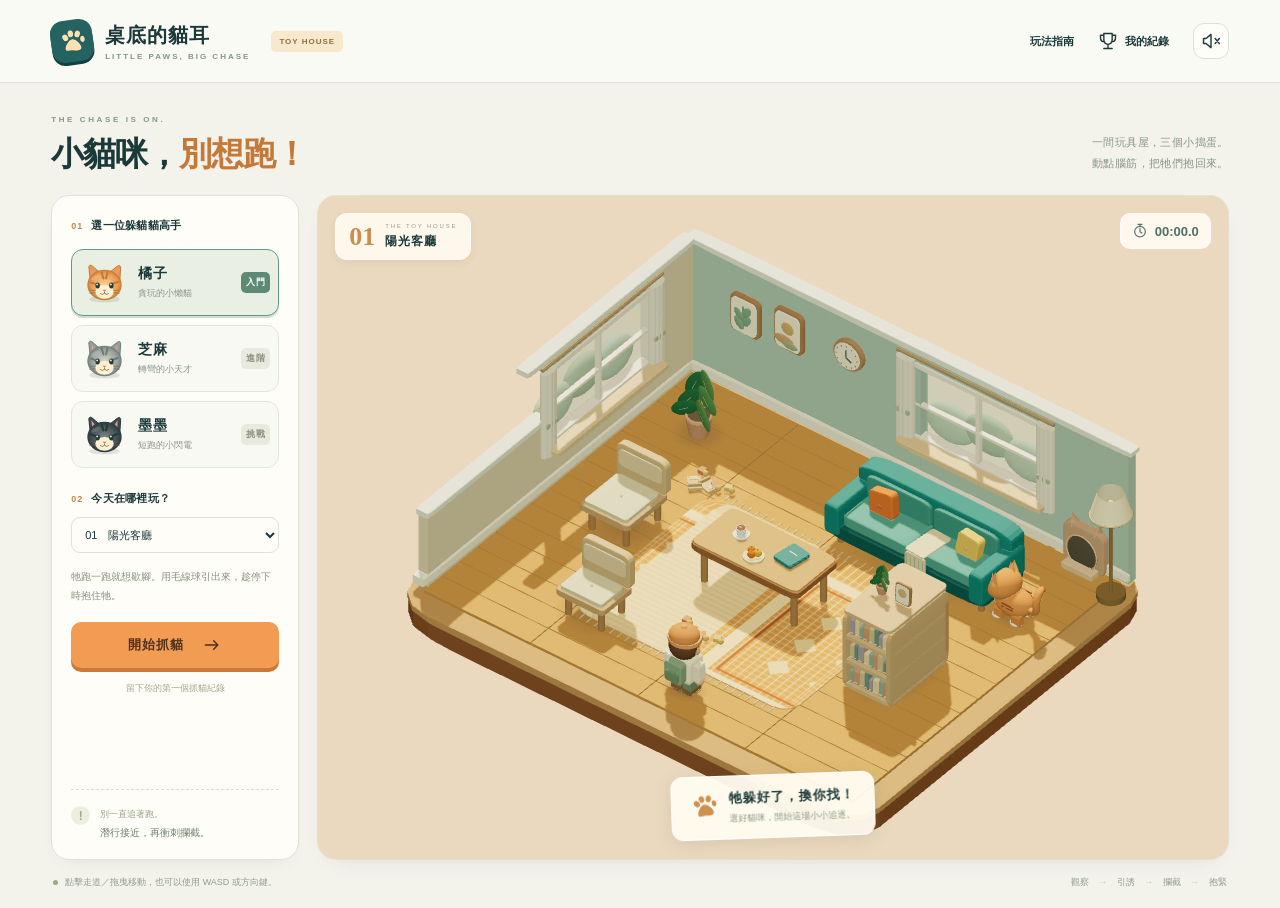
<file: src/index.html>
<!doctype html>
<html lang="zh-Hant">
<head><meta charset="utf-8"><meta name="viewport" content="width=device-width,initial-scale=1,viewport-fit=cover"><meta name="theme-color" content="#183c3b"><title>桌底的貓耳｜玩具屋抓貓大作戰</title><link rel="stylesheet" href="styles.css"></head>
<body>
<svg class="defs" aria-hidden="true" xmlns="http://www.w3.org/2000/svg"><defs>
<symbol id="paw" viewBox="0 0 24 24"><ellipse cx="6" cy="8" rx="2.4" ry="3" transform="rotate(-24 6 8)"/><ellipse cx="11" cy="5" rx="2.4" ry="3"/><ellipse cx="17" cy="6" rx="2.4" ry="3" transform="rotate(20 17 6)"/><ellipse cx="21" cy="11" rx="2" ry="2.7"/><path d="M5 18c0-3 4-8 7-8s7 5 7 8-4 3-7 2-7 1-7-2Z"/></symbol>
<symbol id="pause" viewBox="0 0 24 24"><path d="M8 5v14m8-14v14"/></symbol><symbol id="arrow" viewBox="0 0 24 24"><path d="M4 12h15m-5-5 5 5-5 5"/></symbol><symbol id="cup" viewBox="0 0 24 24"><path d="M7 3h10v7c0 4-2 6-5 6s-5-2-5-6V3ZM7 5H3v3c0 3 2 5 5 5m9-8h4v3c0 3-2 5-5 5M12 16v5m-5 0h10"/></symbol>
<symbol id="sound" viewBox="0 0 24 24"><path d="m12 4-6 5H3v6h3l6 5V4Zm4 4c3 2 3 6 0 8m3-11c5 4 5 10 0 14"/></symbol><symbol id="mute" viewBox="0 0 24 24"><path d="m12 4-6 5H3v6h3l6 5V4Zm5 5 5 6m0-6-5 6"/></symbol>
<symbol id="sprint" viewBox="0 0 24 24"><path d="m14 2-9 12h7l-2 8 10-13h-7l1-7Z"/></symbol><symbol id="sneak" viewBox="0 0 24 24"><path d="M3 12s3-6 9-6 9 6 9 6-3 6-9 6-9-6-9-6Z"/><circle cx="12" cy="12" r="3"/><path d="m4 3 16 18"/></symbol><symbol id="yarn" viewBox="0 0 24 24"><circle cx="10" cy="11" r="8"/><path d="m4 5 12 12M7 3l11 11M2 9l12 10M16 5 4 17m12 0c6 0 2 7 6 5"/></symbol>
<symbol id="close" viewBox="0 0 24 24"><path d="m6 6 12 12M18 6 6 18"/></symbol><symbol id="clock" viewBox="0 0 24 24"><circle cx="12" cy="13" r="8"/><path d="M12 8v5l3 2M9 2h6m-3 0v3"/></symbol>
<symbol id="expand" viewBox="0 0 24 24"><path d="M9 3H3v6m12-6h6v6M3 15v6h6m12-6v6h-6"/></symbol>
</defs></svg>
<header class="topbar"><a class="brand" href="#"><span class="brand-paw"><svg><use href="#paw"/></svg></span><span>桌底的貓耳<small>LITTLE PAWS, BIG CHASE</small></span><span class="edition">TOY HOUSE</span></a><nav><button id="helpButton" class="nav-button">玩法指南</button><button id="recordsButton" class="nav-button" aria-label="我的紀錄"><svg class="icon"><use href="#cup"/></svg><span>我的紀錄</span></button><button id="soundButton" class="icon-button" aria-label="開啟音效" aria-pressed="false"><svg class="icon"><use href="#mute"/></svg></button></nav></header>
<main>
<div class="page-heading"><div><span class="overline">THE CHASE IS ON.</span><h1>小貓咪，<span>別想跑！</span></h1></div><p>一間玩具屋，三個小搗蛋。<br>動點腦筋，把牠們抱回來。</p></div>
<div class="game-layout">
<aside class="sidebar">
 <section id="setupPanel"><div class="panel-label"><span>01</span> 選一位躲貓貓高手</div><div id="catChoices" class="cat-choices" role="group" aria-label="選擇貓咪"></div><div class="panel-label room-label"><span>02</span> 今天在哪裡玩？</div><label class="sr-only" for="roomSelect">選擇房間</label><select id="roomSelect"></select><div class="cat-story" id="catStory"></div><button id="startButton" class="primary-button">開始抓貓 <svg class="icon"><use href="#arrow"/></svg></button><p class="local-best" id="bestLabel">留下你的第一個抓貓紀錄</p></section>
 <section id="missionPanel" hidden><div class="panel-label"><span class="live-dot"></span> 這次的小任務</div><div class="mission-cat" id="missionCat"></div><h2 id="missionTitle">把橘子抱回來</h2><p class="mission-copy" id="missionCopy"></p><div class="meter-label"><span>你的體力</span><b id="staminaNumber">100</b></div><div class="meter stamina"><i id="staminaFill"></i></div><div class="meter-label alert-label"><span>貓咪警戒</span><b id="alertLabel">放鬆中</b></div><div class="meter alert"><i id="alertFill"></i></div><div class="state-note" id="stateNote">輕輕靠近，先別驚動牠。</div><div class="stats"><div><strong id="scareCount">0</strong><span>驚動次數</span></div><div><strong id="lureCount">3</strong><span>毛線球剩餘</span></div></div><button class="secondary-button" id="pauseSidebar">暫停一下</button></section>
 <div class="side-tip"><span class="tip-mark">!</span><p id="sideTip">別一直追著跑。<strong>潛行接近，再衝刺攔截。</strong></p></div>
</aside>
<section class="stage" aria-label="立體玩具屋遊戲">
 <canvas id="toyCanvas" tabindex="0" aria-label="立體抓貓遊戲區；點擊或拖曳走道移動，方向鍵或 WASD 移動；Shift 衝刺，C 切換潛行，E 投放毛線球。"></canvas>
 <div class="motion-edge" aria-hidden="true"></div><div id="chaseCue" class="chase-cue" aria-hidden="true" hidden></div>
 <div class="stage-top"><div class="room-pill"><span class="room-number" id="roomNumber">01</span><div><small>THE TOY HOUSE</small><strong id="roomName">陽光客廳</strong></div></div><div class="timer-area"><div class="timer" id="timer"><svg class="icon"><use href="#clock"/></svg><span>00:00.0</span></div><button id="playSoundButton" class="icon-button play-tool" aria-label="開啟音效" aria-pressed="false"><svg class="icon"><use href="#mute"/></svg></button><button id="fullscreenButton" class="icon-button play-tool" aria-label="進入全螢幕" hidden><svg class="icon"><use href="#expand"/></svg></button><button id="pauseButton" class="icon-button" aria-label="暫停遊戲" hidden><svg class="icon"><use href="#pause"/></svg></button></div></div>
 <div class="compact-meters"><label>體力<span><i id="compactStamina"></i></span></label><label>警戒<span><i id="compactAlert"></i></span></label></div>
 <div class="ready-tag" id="readyTag"><span class="tag-paw"><svg><use href="#paw"/></svg></span><div><strong>牠躲好了，換你找！</strong><small>選好貓咪，開始這場小小追逐。</small></div></div>
 <div class="action-bar" id="actionBar" hidden><button id="sneakButton" aria-pressed="false"><svg class="icon"><use href="#sneak"/></svg><span>潛行<small>C · 切換</small></span></button><button id="sprintButton"><svg class="icon"><use href="#sprint"/></svg><span>衝刺<small>Shift · 按住</small></span></button><button id="lureButton" aria-pressed="false"><svg class="icon"><use href="#yarn"/></svg><span>毛線球<small>E · 點地面</small></span><b id="chargeBadge">3</b></button></div>
 <div class="stage-message" id="stageMessage" role="status"></div>
 <div id="catDirection" class="cat-direction" aria-hidden="true" hidden><svg class="cat-pointer icon" viewBox="0 0 24 24"><path d="m6 14 6-7 6 7M12 7v13"/></svg><svg class="cat-pointer-paw"><use href="#paw"/></svg><span>貓咪</span></div>
 <div class="loading" id="loading"><span class="loading-paw"><svg><use href="#paw"/></svg></span>正在整理玩具屋…</div>
 <div class="game-overlay" id="gameOverlay" hidden></div>
</section>
</div>
<div class="game-footer"><span><i></i><span id="controlsHint">點擊走道／拖曳移動，也可以使用 WASD 或方向鍵。</span></span><span>觀察 <b>→</b> 引誘 <b>→</b> 攔截 <b>→</b> 抱緊</span></div>
</main>
<dialog id="infoDialog"><button id="closeDialog" class="icon-button dialog-close" aria-label="關閉"><svg class="icon"><use href="#close"/></svg></button><div id="dialogContent"></div></dialog>
<div id="liveStatus" class="sr-only" role="status" aria-live="polite"></div>
<script src="game-core.js"></script><script type="module" src="app.js"></script>
</body></html>
</file>
<file: src/styles.css>
:root{color-scheme:light;--ink:#1b3939;--muted:#7b8a83;--orange:#f29b53;--teal:#246362;--paper:#f3f2eb;--line:#e0e4db;--font:"Noto Sans TC","Microsoft JhengHei",sans-serif}*{box-sizing:border-box}body{margin:0;font-family:var(--font);color:var(--ink);background:var(--paper);-webkit-font-smoothing:antialiased}button,select{font:inherit;color:inherit}button{cursor:pointer}button,a{-webkit-tap-highlight-color:transparent}button:disabled{cursor:default;opacity:.45}button:focus-visible,select:focus-visible,a:focus-visible,canvas:focus-visible{outline:3px solid #dc7d35;outline-offset:3px}button{touch-action:manipulation}.defs{width:0;height:0;position:absolute}.icon{width:20px;height:20px;fill:none;stroke:currentColor;stroke-width:1.7;stroke-linejoin:round;stroke-linecap:round;flex:none}.topbar{height:83px;display:flex;justify-content:space-between;align-items:center;padding:0 4vw;border-bottom:1px solid var(--line);background:#fafaf4}.brand{display:flex;align-items:center;gap:12px;color:var(--ink);text-decoration:none;font-weight:900;font-size:20px;letter-spacing:1px}.brand small{display:block;font-size:8px;letter-spacing:2px;font-weight:600;margin-top:3px;color:#85948b}.brand-paw{width:42px;height:42px;background:var(--teal);color:#ffe1b3;display:grid;place-items:center;transform:rotate(-8deg);border-radius:13px;box-shadow:0 3px 0 #123f3f}.brand-paw svg{width:27px;height:27px;fill:currentColor}.edition{font-size:8px;padding:6px 8px;color:#9b6b36;background:#f8e8cd;border-radius:5px;margin-left:9px;letter-spacing:1px}nav{display:flex;align-items:center;gap:24px}.nav-button{display:flex;align-items:center;gap:7px;border:0;background:none;font-size:11px;font-weight:600;padding:8px 0}.nav-button:hover{color:#d68b42}.icon-button{display:grid;place-items:center;width:36px;height:36px;background:#fffdf7;border:1px solid #dae1d8;border-radius:11px}.icon-button:hover{background:#edf1e7}main{max-width:1500px;padding:25px 4vw 18px;margin:auto}.page-heading{display:flex;justify-content:space-between;align-items:flex-end;margin-bottom:21px}.overline{font-size:8px;font-weight:700;letter-spacing:2.6px;color:#899789}.page-heading h1{font-size:33px;letter-spacing:-1px;line-height:1.25;margin:7px 0 0;font-weight:900}.page-heading h1>span{color:#c57939}.page-heading p{font-size:11px;line-height:1.9;letter-spacing:.4px;color:#8b9689;text-align:right;margin:0}.game-layout{display:grid;grid-template-columns:248px minmax(0,1fr);gap:18px;min-height:530px}.sidebar{background:#fffdf7;border:1px solid #e0e3d6;border-radius:18px;padding:22px 19px 17px;display:flex;flex-direction:column;box-shadow:0 8px 22px -17px #34544744}.panel-label{display:flex;align-items:center;gap:8px;font-size:11px;font-weight:700;letter-spacing:.3px;margin-bottom:16px}.panel-label>span:not(.live-dot){color:#c2874c;font-size:9px;letter-spacing:1px}.cat-choices{display:flex;flex-direction:column;gap:9px}.cat-choice{border:1px solid #e2e6d8;background:#f8f9f2;border-radius:12px;padding:8px;display:flex;text-align:left;align-items:center;gap:9px;transition:transform .15s,border-color .15s;position:relative}.cat-choice:hover{transform:translateX(3px)}.cat-choice[aria-pressed=true]{background:#e9f0e3;border:1.5px solid #67968a;box-shadow:0 2px 0 #cdded1}.cat-face{width:49px;height:49px;display:block;flex:none}.cat-face svg{height:100%;width:100%}.choice-text{flex:1}.choice-text strong{font-size:14px;display:block;letter-spacing:1px}.choice-text small{font-size:9px;color:#8b9688;display:block;margin-top:4px}.cat-difficulty{font-size:9px;letter-spacing:.4px;font-weight:600;border-radius:5px;padding:4px 5px;background:#e9eadf;color:#8a917e}.cat-choice[aria-pressed=true] .cat-difficulty{background:#5d8975;color:#fff}.room-label{margin-top:23px;margin-bottom:11px}select{width:100%;padding:10px 9px;border:1px solid #dce2d4;background:#fffdf7;border-radius:9px;font-size:11px}.cat-story{font-size:10px;line-height:1.9;color:#88937f;margin:14px 0 17px;min-height:38px}.primary-button{display:flex;align-items:center;justify-content:center;gap:18px;border:0;border-radius:10px;background:var(--orange);color:#4f321e;font-size:13px;font-weight:800;letter-spacing:1px;height:46px;width:100%;box-shadow:0 4px 0 #cd783b;transition:transform .12s,background .12s}.primary-button:hover{background:#ffad66;transform:translateY(-1px)}.primary-button:active{transform:translateY(2px);box-shadow:0 2px 0 #cd783b}.local-best{text-align:center;font-size:9px;color:#a1a78f;margin:14px 0 0}.side-tip{border-top:1px dashed #dce1d2;margin-top:auto;padding-top:16px;display:flex;gap:10px}.tip-mark{border-radius:50%;background:#ecefe0;color:#a1ac8d;display:grid;place-items:center;font-size:12px;font-weight:700;width:19px;height:19px;flex:none}.side-tip p{margin:0;font-size:9px;line-height:1.9;color:#98a18c}.side-tip strong{display:block;font-size:10px;color:#6b806b;font-weight:500}.stage{position:relative;min-width:0;border:1px solid #e3e0d1;border-radius:19px;overflow:hidden;background:#ead9bf;min-height:530px;height:clamp(530px,calc(100dvh - 235px),760px);box-shadow:0 8px 25px -17px #34544744;isolation:isolate}#toyCanvas{display:block;width:100%;height:100%;touch-action:none;outline-offset:-4px!important}.stage-top{position:absolute;top:17px;left:17px;right:17px;display:flex;justify-content:space-between;gap:12px;pointer-events:none}.room-pill{background:#fffaf1e8;display:flex;gap:10px;align-items:center;padding:9px 13px;border-radius:12px;border:1px solid #fff9;box-shadow:0 3px 8px #55472212}.room-number{font-family:Georgia,serif;font-size:26px;font-weight:600;color:#c98d4e;line-height:1}.room-pill small{display:block;font-size:6px;letter-spacing:1.8px;color:#9c9d88}.room-pill strong{display:block;margin-top:4px;font-size:12px;letter-spacing:1px}.timer-area{display:flex;align-items:flex-start;gap:8px}.timer-area button{pointer-events:auto;background:#fffaf1ed;border-color:#fff9}.timer{height:36px;display:flex;gap:7px;align-items:center;background:#fffaf1ed;border:1px solid #fff9;padding:0 11px;border-radius:10px;font-size:13px;font-weight:700;font-variant-numeric:tabular-nums;color:#527067}.timer .icon{width:16px;height:16px}.ready-tag{position:absolute;left:50%;bottom:21px;transform:translateX(-50%) rotate(-2deg);display:flex;gap:11px;align-items:center;background:#fffcf1f2;border:1px solid #fff;border-radius:12px;padding:13px 19px;box-shadow:0 4px 18px #61533620;white-space:nowrap;pointer-events:none}.tag-paw svg{width:27px;height:27px;fill:#cf8f4f;transform:rotate(-12deg)}.ready-tag strong{font-size:13px;letter-spacing:1px;display:block}.ready-tag small{font-size:9px;color:#8f9a85;display:block;margin-top:5px}.action-bar{position:absolute;left:50%;bottom:17px;transform:translateX(-50%);display:flex;gap:9px;padding:7px;background:#193f3beb;border:1px solid #46645b;border-radius:16px;box-shadow:0 5px 18px #193a3b33;white-space:nowrap}.action-bar button{height:49px;display:flex;gap:9px;align-items:center;padding:7px 12px;border:1px solid #ffffff20;border-radius:10px;background:#ffffff0b;color:#e7edd7;position:relative;min-width:99px;text-align:left;touch-action:none}.action-bar button:hover{background:#ffffff1c}.action-bar button[aria-pressed=true],.action-bar button.active{background:#edb368;color:#3d4d33;border-color:#f2c58a}.action-bar .icon{width:22px;height:22px}.action-bar span{font-size:11px;font-weight:600}.action-bar small{display:block;font-size:7px;opacity:.65;margin-top:4px;font-weight:400}.action-bar b{position:absolute;right:-4px;top:-5px;width:19px;height:19px;display:grid;place-items:center;font-size:9px;background:#eea063;border:2px solid #173c38;color:#483b28;border-radius:50%}.stage-message{position:absolute;left:50%;bottom:94px;transform:translateX(-50%);background:#fffaf1e8;padding:8px 15px;font-size:11px;color:#7c765c;max-width:90%;text-align:center;border-radius:7px;pointer-events:none;transition:opacity .2s}.stage-message:empty{display:none}.game-footer{display:flex;justify-content:space-between;gap:14px;padding:16px 2px 0;font-size:9px;color:#929d8f}.game-footer>span:first-child{display:flex;align-items:center;gap:7px}.game-footer i{width:5px;height:5px;border-radius:50%;background:#96ad88}.game-footer b{color:#c1c9b5;margin:0 7px}.live-dot{background:#e7a25b;width:6px;height:6px;border-radius:50%}.mission-cat{height:80px;width:80px;margin:7px auto 0}.mission-cat svg{width:100%;height:100%}#missionTitle{font-size:18px;text-align:center;margin:8px 0 9px;letter-spacing:1px}.mission-copy{font-size:10px;line-height:1.8;color:#879581;text-align:center;min-height:36px;margin-bottom:24px}.meter-label{display:flex;justify-content:space-between;font-size:10px;color:#75907d;margin-bottom:8px}.meter-label b{font-size:10px;font-weight:600}.meter{height:8px;border-radius:8px;background:#e7eddd;overflow:hidden}.meter i{height:100%;display:block;width:100%;border-radius:8px;background:#61a494;transition:width .08s linear}.alert-label{margin-top:19px;color:#a48d68}.alert i{background:#eda35d;width:0}.state-note{font-size:10px;line-height:1.9;margin:17px 0;background:#f2f2e6;color:#829077;border-radius:8px;padding:10px;min-height:53px}.stats{display:flex;text-align:center;margin:20px 0}.stats>div{width:50%}.stats>div+div{border-left:1px solid #e3e7d8}.stats strong{display:block;font-size:23px;color:#b8915e}.stats span{display:block;font-size:9px;color:#9ca58f;margin-top:5px}.secondary-button{display:block;border:1px solid #dce4d4;border-radius:8px;background:#f8faf1;font-size:10px;padding:10px;width:100%;color:#829477}.secondary-button:hover{background:#e8f0df}.loading{position:absolute;inset:0;background:#eee1ca;display:flex;flex-direction:column;align-items:center;justify-content:center;gap:18px;font-size:12px;color:#9d835b;z-index:5;line-height:1.8;text-align:center;padding:25px}.loading-paw svg{width:50px;height:50px;fill:#c29b60}.game-overlay{position:absolute;inset:0;display:grid;place-items:center;padding:20px;background:#173e3473;backdrop-filter:blur(5px);z-index:6;overflow:auto}.result-card{width:min(340px,100%);padding:25px 28px;background:#fffdf4;border:2px solid #fff9;border-radius:22px;text-align:center;box-shadow:0 15px 60px #15352d33;max-height:100%;overflow:auto}.result-card>.overline{color:#a2ac8b;font-size:8px;letter-spacing:2px}.result-card .result-face{width:90px;height:90px;margin:0 auto 6px}.result-face svg{height:100%;width:100%}.result-card h2{font-size:25px;margin:10px 0;letter-spacing:1px}.result-card p{font-size:11px;line-height:1.9;color:#94a083;margin:9px 0 17px}.result-time{font-family:Georgia,serif;font-size:49px;color:#cd8a4d;margin:6px 0 15px}.result-time small{font-family:var(--font);font-size:12px;margin-left:5px;color:#9ca88b}.result-stats{display:flex;justify-content:center;gap:21px;font-size:10px;color:#9aa487;margin:10px 0 23px}.result-stats b{display:block;font-size:19px;color:#67836d;margin-bottom:4px}.result-card .primary-button{height:43px;font-size:12px}.result-card .secondary-button{margin-top:13px;border:0;background:none;font-size:10px}.game-overlay .result-card.pause-card{padding-top:40px;padding-bottom:30px}dialog{border:0;border-radius:21px;background:#fffcf3;width:min(510px,calc(100% - 32px));padding:33px;color:var(--ink);box-shadow:0 15px 90px #24413044}dialog::backdrop{background:#13372d70;backdrop-filter:blur(5px)}.dialog-close{position:absolute;right:15px;top:15px;width:30px;height:30px}.dialog-title{font-size:25px;margin:10px 0 23px}.guide-list{display:grid;gap:17px}.guide-list p{margin:4px 0 0;font-size:11px;color:#84947d;line-height:1.9}.guide-list strong{font-size:13px}.guide-list kbd{font-family:inherit;padding:2px 5px;background:#e9eddc;border-radius:4px;font-size:10px}.record-row{display:flex;align-items:center;gap:12px;padding:13px 0;border-top:1px solid #e4e8d7}.record-row>.cat-face{width:55px;height:55px}.record-row .record-text{flex:1;font-size:13px}.record-row small{display:block;color:#99a58d;font-size:9px;margin-top:5px}.record-score{font-size:22px;color:#ba8f5b;font-family:Georgia,serif}.storage-note{font-size:9px;color:#9eaa8f;text-align:center;margin:20px 0 0}.sr-only{position:absolute;width:1px;height:1px;overflow:hidden;clip-path:inset(50%)}[hidden]{display:none!important}
@media(min-width:1000px) and (max-height:820px){.topbar{height:68px}main{padding-top:15px}.page-heading{margin-bottom:14px}.page-heading h1{font-size:28px}.game-layout{min-height:490px;grid-template-columns:225px minmax(0,1fr)}.stage{height:calc(100dvh - 196px);min-height:490px}.sidebar{padding:17px 15px}.cat-choice{padding:5px 7px}.cat-face{width:43px;height:43px}.room-label{margin-top:16px}.cat-story{margin:12px 0}.side-tip{padding-top:10px}.game-footer{padding-top:12px}.mission-copy{margin-bottom:18px}.stats{margin:15px 0}.mission-cat{height:65px;width:65px}.panel-label{margin-bottom:12px}}
@media(max-width:1000px){.topbar{padding:0 24px;height:73px}main{padding:20px 24px}.game-layout{grid-template-columns:210px minmax(0,1fr);gap:13px}.sidebar{padding:18px 13px}.cat-choice{gap:6px}.cat-face{height:42px;width:42px}.cat-difficulty{font-size:8px}.stage{min-height:580px}.edition{display:none}.action-bar{gap:5px;padding:5px}.action-bar button{min-width:83px;padding:7px 8px;gap:7px}.action-bar .icon{width:19px}.room-pill{padding:8px 10px}.room-pill strong{font-size:11px}.game-footer>span:last-child{display:none}}
@media(max-width:720px){.topbar{padding:0 17px;height:67px}.brand{font-size:16px;gap:9px}.brand small{font-size:6px}.brand-paw{width:34px;height:34px;border-radius:10px}.brand-paw svg{height:22px;width:22px}nav{gap:13px}.nav-button{font-size:10px}#recordsButton span{display:none}#helpButton{display:none}.page-heading{margin-bottom:16px}.page-heading h1{font-size:28px}.page-heading p{display:none}main{padding:18px 12px 12px}.page-heading{padding:0 7px}.game-layout{display:flex;flex-direction:column;gap:12px}.sidebar{padding:14px;border-radius:15px}.cat-choices{flex-direction:row;gap:7px}.cat-choice{flex:1;min-width:0;flex-direction:column;text-align:center;gap:2px;padding:5px 4px 8px;border-radius:10px}.cat-choice .cat-face{width:50px;height:50px}.choice-text strong{font-size:12px}.choice-text small{font-size:8px;margin-top:3px}.cat-difficulty{position:absolute;top:5px;right:5px;padding:2px 3px;font-size:6px}.panel-label{font-size:10px;margin-bottom:10px}.room-label{margin:12px 0 7px}.cat-story{display:none}.primary-button{height:41px;margin-top:12px}.local-best{margin:11px 0 0;font-size:8px}.side-tip{display:none}.stage{height:510px;min-height:0;border-radius:15px}.stage-top{top:12px;left:11px;right:11px}.room-pill{padding:7px 9px;gap:7px}.room-number{font-size:22px}.room-pill small{font-size:5px}.room-pill strong{font-size:10px}.timer{font-size:12px;padding:0 8px;height:33px}.timer-area{gap:5px}.timer-area .icon-button{width:33px;height:33px}.action-bar{bottom:13px}.ready-tag{padding:10px 14px}.ready-tag strong{font-size:12px}.ready-tag small{font-size:8px}.game-footer{font-size:8px;line-height:1.8;padding:12px 5px 0}.active-game .page-heading,.active-game .sidebar{display:none}.active-game main{padding-top:12px}.active-game .stage{height:calc(100dvh - 125px);min-height:450px}.active-game .stage-top{flex-wrap:nowrap}.active-game .game-footer{padding-top:10px}.stage-message{font-size:10px;bottom:88px;width:max-content;max-width:85%}.result-card{padding:23px}.result-card .result-face{height:70px;width:70px}.result-card h2{font-size:23px}.result-time{font-size:42px}.result-stats{margin-bottom:18px}}
.compact-meters{display:none;position:absolute;top:72px;left:14px;gap:13px;background:#fffcf0d9;padding:6px 9px;border-radius:8px}.compact-meters label{display:flex;align-items:center;gap:6px;font-size:8px;color:#71866d}.compact-meters label>span{width:48px;height:5px;background:#e5e9d8;border-radius:5px;overflow:hidden}.compact-meters i{display:block;height:100%;background:#5eac99;width:100%}#compactAlert{background:#eda35d;width:0}@media(max-width:720px){.active-game .compact-meters{display:flex}}
.result-card .secondary-button{display:inline-block;width:auto;margin:10px 7px 0;padding:5px 7px}
.play-tool{display:none}
body.active-game{height:100dvh;overflow:hidden;overscroll-behavior:none}
.active-game .topbar,.active-game .page-heading,.active-game .sidebar,.active-game .game-footer{display:none}
.active-game main{width:100%;max-width:none;height:100dvh;padding:0;margin:0}
.active-game .game-layout{display:block;min-height:0;height:100%;margin:0}
.active-game .stage{position:fixed;inset:0;width:100%;height:100dvh;min-height:0;border:0;border-radius:0;box-shadow:none;z-index:10}
.active-game .stage-top{top:max(12px,env(safe-area-inset-top));left:max(12px,env(safe-area-inset-left));right:max(12px,env(safe-area-inset-right));gap:8px;z-index:4;align-items:center}
.active-game .room-pill{padding:10px;border-radius:13px;height:44px;flex-shrink:0}
.active-game .room-number,.active-game .room-pill small{display:none}
.active-game .room-pill strong{font-size:11px;margin:0;letter-spacing:.2px}
.active-game .timer-area{gap:5px;align-items:center}
.active-game .timer{height:44px;padding:0 8px;font-size:12px;gap:5px}
.active-game .timer-area .icon-button{width:44px;height:44px;border-radius:13px}
.active-game .play-tool{display:grid}
.active-game .compact-meters{display:flex;top:calc(66px + env(safe-area-inset-top));left:max(12px,env(safe-area-inset-left));padding:8px 10px;gap:16px;z-index:4;pointer-events:none;box-shadow:0 2px 12px #41362012}
.active-game .compact-meters label{font-size:9px}
.active-game .compact-meters label>span{width:60px;height:6px}
.active-game .action-bar{bottom:calc(14px + env(safe-area-inset-bottom));gap:7px;padding:7px;border-radius:20px;max-width:calc(100% - 24px);z-index:4}
.active-game .action-bar button{height:64px;min-width:92px;padding:10px;gap:8px;border-radius:14px;user-select:none;-webkit-user-select:none}
.active-game .action-bar span{font-size:13px}
.active-game .action-bar .icon{width:22px;height:22px}
.active-game .action-bar small{font-size:0;margin-top:5px}
.active-game .action-bar small::after{font-size:9px;opacity:.9}
.active-game #sneakButton small::after{content:'點按切換'}
.active-game #sprintButton small::after{content:'按住加速'}
.active-game #lureButton small::after{content:'再點地板'}
.active-game .stage-message{bottom:calc(105px + env(safe-area-inset-bottom));max-width:calc(100% - 44px);width:max-content;padding:8px 12px;font-size:11px;z-index:3}
.active-game .chase-cue{top:calc(110px + env(safe-area-inset-top));z-index:3}
.active-game .game-overlay{z-index:8;padding:calc(18px + env(safe-area-inset-top)) 18px calc(18px + env(safe-area-inset-bottom))}
.cat-direction{position:absolute;display:flex;align-items:center;gap:5px;height:31px;padding:5px 9px;background:#fff7e7ed;border:1px solid #daaa66;border-radius:20px;color:#916335;pointer-events:none;transform:translate(-50%,-50%);font-size:10px;font-weight:700;z-index:3;box-shadow:0 3px 12px #79572d22;white-space:nowrap}
.cat-pointer{width:19px;height:19px;transform:rotate(var(--cat-angle,0deg));stroke-width:2.6}
.cat-pointer-paw{width:15px;height:15px;fill:currentColor}
@media(max-width:380px){.active-game .stage-top{left:max(8px,env(safe-area-inset-left));right:max(8px,env(safe-area-inset-right));gap:5px}.active-game .room-pill{padding:9px 7px}.active-game .room-pill strong{font-size:10px}.active-game .timer{font-size:11px;padding:0 6px}.active-game .timer .icon{display:none}.active-game .timer-area{gap:4px}.active-game .action-bar{gap:5px;padding:6px}.active-game .action-bar button{min-width:88px;padding:8px;gap:6px}.active-game .action-bar span{font-size:12px}}
@media(max-height:820px){.result-card{padding:18px 25px}.result-card .result-face{height:58px;width:58px;margin-bottom:2px}.result-card h2{font-size:23px;margin:8px 0}.result-time{font-size:40px;margin:4px 0 10px}.result-stats{margin:7px 0 13px;font-size:9px}.result-stats b{font-size:17px}.result-card p{font-size:10px;margin:6px 0 12px}.result-card .primary-button{height:39px}}
@media(max-width:720px){#helpButton{display:block;font-size:10px}.topbar nav{gap:11px}.brand small{letter-spacing:1px}.action-bar small{font-size:0}.action-bar small::after{font-size:8px}#sneakButton small::after{content:'點一下切換'}#sprintButton small::after{content:'按住加速'}#lureButton small::after{content:'選擇投放位置'}}
@media(prefers-reduced-motion:reduce){*{transition:none!important;scroll-behavior:auto!important}}
.motion-edge{position:absolute;inset:0;pointer-events:none;opacity:0;transition:opacity .15s;background:radial-gradient(ellipse at center,transparent 58%,#ffbe752d 100%);border:2px solid #ffcb7a66;border-radius:inherit;mix-blend-mode:screen}.motion-edge::before,.motion-edge::after{content:'';position:absolute;top:15%;bottom:16%;width:9%;background:repeating-linear-gradient(164deg,transparent 0 21px,#fff8d28c 22px 24px,transparent 25px 47px);mask-image:linear-gradient(to right,#000,transparent);animation:chase-flow .24s linear infinite}.motion-edge::before{left:0}.motion-edge::after{right:0;transform:scaleX(-1)}.stage.is-sprinting .motion-edge{opacity:var(--motion-intensity,.7)}.chase-cue{position:absolute;left:50%;top:84px;pointer-events:none;z-index:3;padding:7px 17px;background:#f6b953;color:#24483e;border:2px solid #fff1be;box-shadow:3px 4px 0 #294b3d33;border-radius:8px;font-size:15px;font-weight:900;letter-spacing:2px;white-space:nowrap;transform:translateX(-50%) rotate(-5deg)}.chase-cue.cat-cue{background:#fff6de;color:#bf7533;border-color:#f1ac59}.chase-cue.pop{animation:chase-pop .85s cubic-bezier(.16,.8,.3,1) both}.stage.is-sprinting #sprintButton{box-shadow:0 0 0 2px #ffc778,0 0 20px #ffb95b42}.stage.is-exhausted #sprintButton{border-color:#c9856b;color:#c69a83}.stage.is-exhausted .stamina i{background:#c9856b}@keyframes chase-flow{to{background-position:0 47px}}@keyframes chase-pop{0%{opacity:0;transform:translateX(-50%) rotate(-8deg) scale(.62)}18%{opacity:1;transform:translateX(-50%) rotate(-4deg) scale(1.12)}35%,70%{opacity:1;transform:translateX(-50%) rotate(-5deg) scale(1)}100%{opacity:0;transform:translateX(-50%) translateY(-10px) rotate(-5deg) scale(.98)}}@media(max-width:720px){.chase-cue{top:104px;font-size:12px;padding:6px 12px}}@media(prefers-reduced-motion:reduce){.motion-edge{display:none}.chase-cue.pop{animation:none;transform:translateX(-50%)}.motion-edge::before,.motion-edge::after{animation:none}}
</file>
